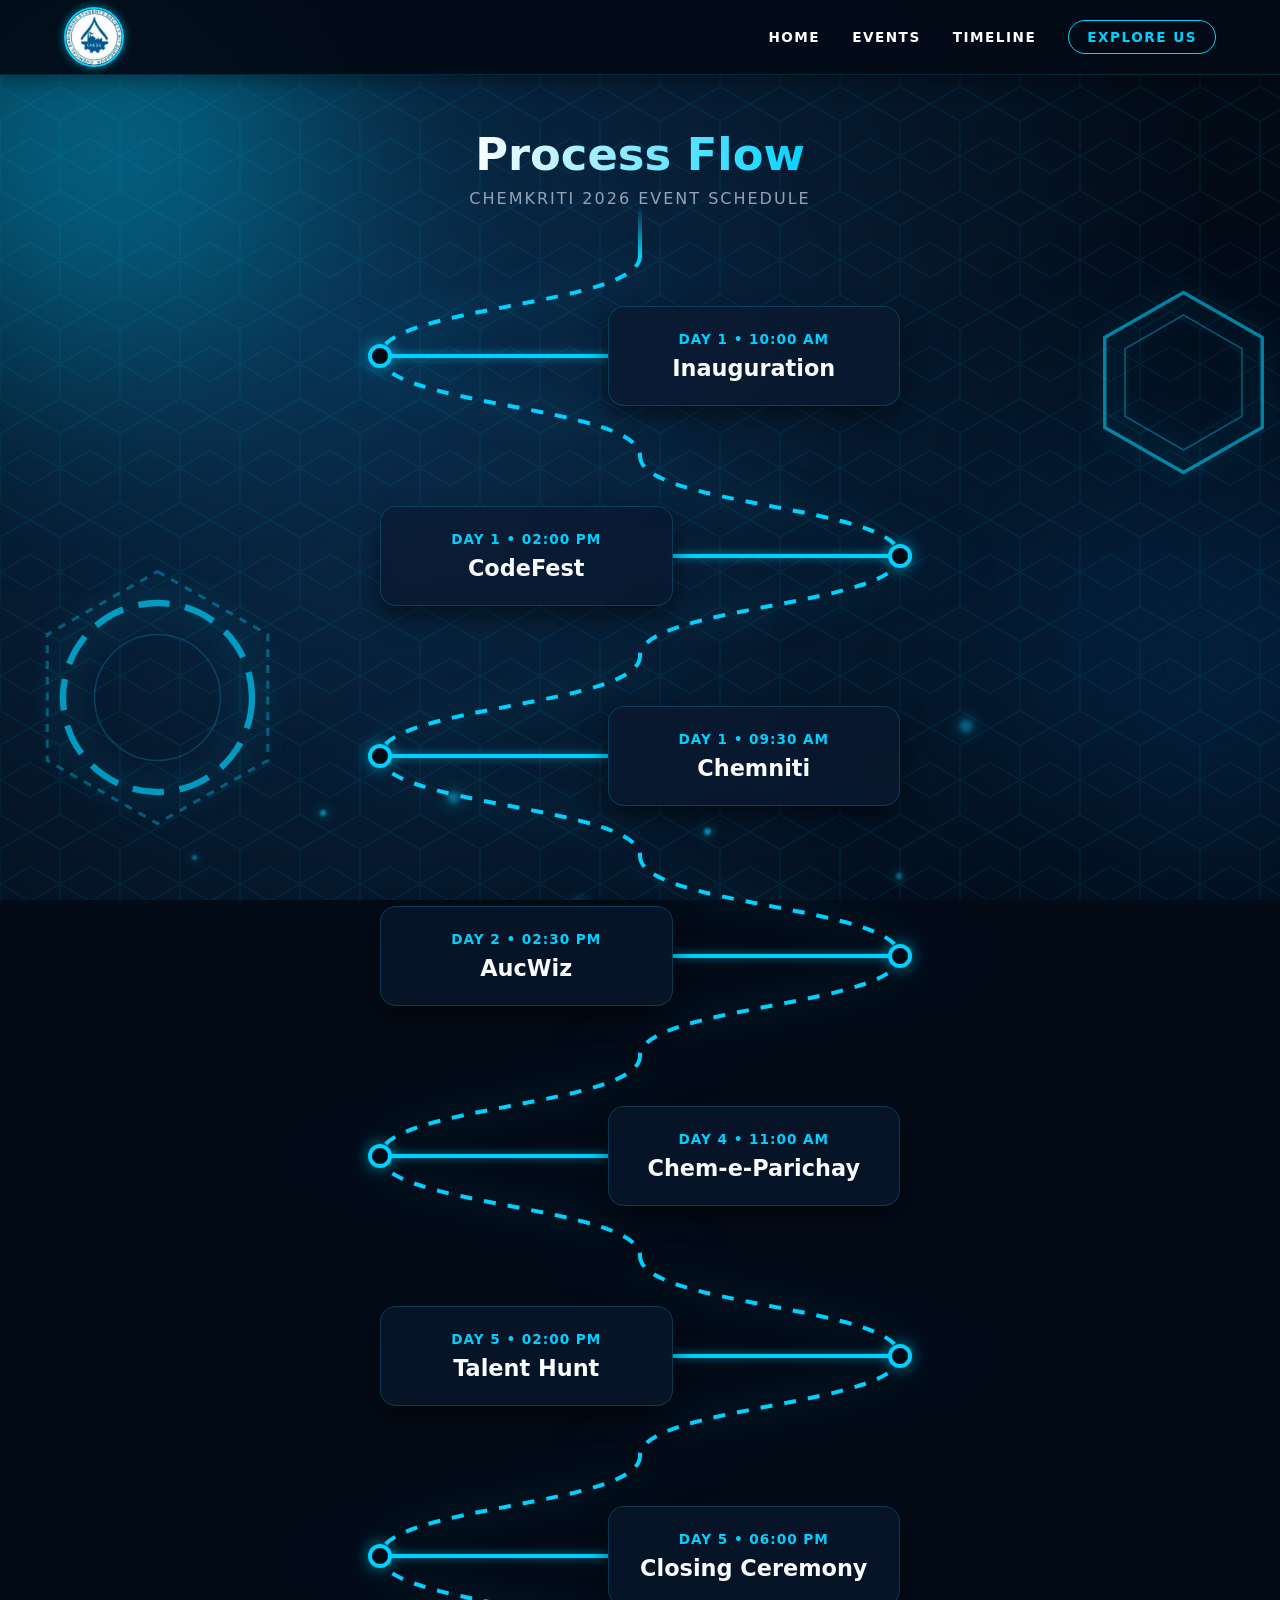
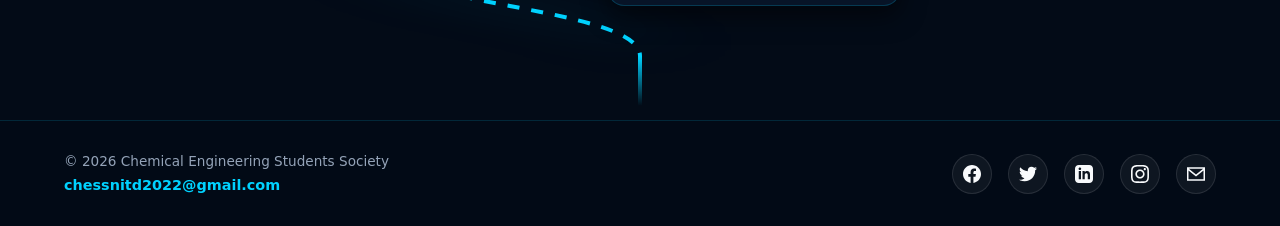
<file: timeline.html>
<!DOCTYPE html>
<html lang="en">
<head>
    <meta charset="UTF-8">
    <meta name="viewport" content="width=device-width, initial-scale=1.0, maximum-scale=1.0, user-scalable=no">
    <meta name="theme-color" content="#030b17"> 
    <title>Process Timeline | Chemkriti 2026</title>
    <link rel="stylesheet" href="ckstyle.css">
</head>
<body>

    <div class="cyber-chem-bg">
        <div class="ambient-glow glow-1"></div><div class="ambient-glow glow-2"></div>
        <div class="hex-grid-overlay"></div>
        
        <svg class="tech-shape tech-ring" viewBox="0 0 200 200"><polygon points="100,20 170,60 170,140 100,180 30,140 30,60" fill="none" stroke="currentColor" stroke-width="2" stroke-dasharray="5 5" opacity="0.5"/><circle cx="100" cy="100" r="60" fill="none" stroke="currentColor" stroke-width="4" stroke-dasharray="20 10"/><circle cx="100" cy="100" r="40" fill="none" stroke="currentColor" stroke-width="1" opacity="0.3"/></svg>
        <svg class="tech-shape tech-hex" viewBox="0 0 200 200"><polygon points="100,20 170,60 170,140 100,180 30,140 30,60" fill="none" stroke="currentColor" stroke-width="3"/><polygon points="100,40 152,70 152,130 100,160 48,130 48,70" fill="none" stroke="currentColor" stroke-width="1.5" opacity="0.6"/></svg>
        <div class="particle p-1"></div><div class="particle p-2"></div><div class="particle p-3"></div>
        <div class="particle p-4"></div><div class="particle p-5"></div><div class="particle p-6"></div>
        <div class="particle p-7"></div><div class="particle p-8"></div>
    </div>

    <nav class="top-nav">
        <div class="nav-logo"><img src="logo.png" alt="Logo"></div>
        <div class="menu-toggle" id="mobile-menu">
            <svg viewBox="0 0 24 24" width="32" height="32" fill="currentColor">
                <path d="M4 6h16M4 12h16M4 18h16" stroke="currentColor" stroke-width="2" stroke-linecap="round"/>
            </svg>
        </div>
        <div class="nav-links" id="nav-links">
            <a href="index.html">HOME</a>
            <a href="chemkriti.html">EVENTS</a>
            <a href="timeline.html">TIMELINE</a>
            <a href="https://yourwebsite.com" target="_blank" class="explore-link">EXPLORE US</a>
        </div>
    </nav>

    <main class="timeline-main">
        <header class="timeline-header">
            <h1>Process Flow</h1>
            <p class="subtitle">Chemkriti 2026 Event Schedule</p>
        </header>

        <div class="winding-container">
            
            <div class="timeline-row row-left">
                <svg class="curve-bg" preserveAspectRatio="none" viewBox="0 0 100 100" xmlns="http://www.w3.org/2000/svg"><path d="M 50 0 C 50 25, 10 25, 10 50 C 10 75, 50 75, 50 100" /></svg>
                <div class="t-node"></div><div class="t-connector"></div>
                <div class="t-card">
                    <span class="t-date">Day 1 &bull; 10:00 AM</span>
                    <h3>Inauguration</h3>
                </div>
            </div>

            <div class="timeline-row row-right">
                <svg class="curve-bg" preserveAspectRatio="none" viewBox="0 0 100 100" xmlns="http://www.w3.org/2000/svg"><path d="M 50 0 C 50 25, 90 25, 90 50 C 90 75, 50 75, 50 100" /></svg>
                <div class="t-node"></div><div class="t-connector"></div>
                <div class="t-card">
                    <span class="t-date">Day 1 &bull; 02:00 PM</span>
                    <h3>CodeFest</h3>
                </div>
            </div>

            <div class="timeline-row row-left">
                <svg class="curve-bg" preserveAspectRatio="none" viewBox="0 0 100 100" xmlns="http://www.w3.org/2000/svg"><path d="M 50 0 C 50 25, 10 25, 10 50 C 10 75, 50 75, 50 100" /></svg>
                <div class="t-node"></div><div class="t-connector"></div>
                <div class="t-card">
                    <span class="t-date">Day 1 &bull; 09:30 AM</span>
                    <h3>Chemniti</h3>
                </div>
            </div>

            <div class="timeline-row row-right">
                <svg class="curve-bg" preserveAspectRatio="none" viewBox="0 0 100 100" xmlns="http://www.w3.org/2000/svg"><path d="M 50 0 C 50 25, 90 25, 90 50 C 90 75, 50 75, 50 100" /></svg>
                <div class="t-node"></div><div class="t-connector"></div>
                <div class="t-card">
                    <span class="t-date">Day 2 &bull; 02:30 PM</span>
                    <h3>AucWiz</h3>
                </div>
            </div>

            <div class="timeline-row row-left">
                <svg class="curve-bg" preserveAspectRatio="none" viewBox="0 0 100 100" xmlns="http://www.w3.org/2000/svg"><path d="M 50 0 C 50 25, 10 25, 10 50 C 10 75, 50 75, 50 100" /></svg>
                <div class="t-node"></div><div class="t-connector"></div>
                <div class="t-card">
                    <span class="t-date">Day 4 &bull; 11:00 AM</span>
                    <h3>Chem-e-Parichay</h3>
                </div>
            </div>
            <div class="timeline-row row-right">
                <svg class="curve-bg" preserveAspectRatio="none" viewBox="0 0 100 100" xmlns="http://www.w3.org/2000/svg"><path d="M 50 0 C 50 25, 90 25, 90 50 C 90 75, 50 75, 50 100" /></svg>
                <div class="t-node"></div><div class="t-connector"></div>
                <div class="t-card">
                    <span class="t-date">Day 5 &bull; 02:00 PM</span>
                    <h3>Talent Hunt</h3>
                </div>
            </div>
            <div class="timeline-row row-left">
                <svg class="curve-bg" preserveAspectRatio="none" viewBox="0 0 100 100" xmlns="http://www.w3.org/2000/svg"><path d="M 50 0 C 50 25, 10 25, 10 50 C 10 75, 50 75, 50 100" /></svg>
                <div class="t-node"></div><div class="t-connector"></div>
                <div class="t-card">
                    <span class="t-date">Day 5 &bull; 06:00 pM</span>
                    <h3>Closing Ceremony</h3>
                </div>
            </div>      

        </div>
    </main>

    <footer class="main-footer">
        <div class="footer-left">
            <p>&copy; 2026 Chemical Engineering Students Society</p>
            <a href="mailto:	chessnitd2022@gmail.com" class="footer-email">	chessnitd2022@gmail.com</a>
        </div>
        <div class="footer-socials">
            <a href="https://www.facebook.com/Chessnitd?mibextid=rS40aB7S9Ucbxw6v" target="_blank" class="social-icon" aria-label="Facebook"><svg viewBox="0 0 24 24"><path d="M24 12.073c0-6.627-5.373-12-12-12s-12 5.373-12 12c0 5.99 4.388 10.954 10.125 11.854v-8.385H7.078v-3.47h3.047V9.43c0-3.007 1.792-4.669 4.533-4.669 1.312 0 2.686.235 2.686.235v2.953H15.83c-1.491 0-1.956.925-1.956 1.874v2.25h3.328l-.532 3.47h-2.796v8.385C19.612 23.027 24 18.062 24 12.073z"/></svg></a>
            <a href="https://x.com/ChESS_Nitdgp" target="_blank" class="social-icon" aria-label="Twitter"><svg viewBox="0 0 24 24"><path d="M24 4.557c-.883.392-1.832.656-2.828.775 1.017-.609 1.798-1.574 2.165-2.724-.951.564-2.005.974-3.127 1.195-.897-.957-2.178-1.555-3.594-1.555-3.179 0-5.515 2.966-4.797 6.045-4.091-.205-7.719-2.165-10.148-5.144-1.29 2.213-.669 5.108 1.523 6.574-.806-.026-1.566-.247-2.229-.616-.054 2.281 1.581 4.415 3.949 4.89-.693.188-1.452.232-2.224.084.626 1.956 2.444 3.379 4.6 3.419-2.07 1.623-4.678 2.348-7.29 2.04 2.179 1.397 4.768 2.212 7.548 2.212 9.142 0 14.307-7.721 13.995-14.646.962-.695 1.797-1.562 2.457-2.549z"/></svg></a>
            <a href="https://www.linkedin.com/company/chemical-engineering-students-society-nit-durgapur/" target="_blank" class="social-icon" aria-label="LinkedIn"><svg viewBox="0 0 24 24"><path d="M19 0h-14c-2.761 0-5 2.239-5 5v14c0 2.761 2.239 5 5 5h14c2.762 0 5-2.239 5-5v-14c0-2.761-2.238-5-5-5zm-11 19h-3v-11h3v11zm-1.5-12.268c-.966 0-1.75-.79-1.75-1.764s.784-1.764 1.75-1.764 1.75.79 1.75 1.764-.783 1.764-1.75 1.764zm13.5 12.268h-3v-5.604c0-3.368-4-3.113-4 0v5.604h-3v-11h3v1.765c1.396-2.586 7-2.777 7 2.476v6.759z"/></svg></a>
            <a href="https://www.instagram.com/chess_nit_dgp?igsh=eG1neDJpNjVkZTR1/" target="_blank" class="social-icon" aria-label="Instagram"><svg viewBox="0 0 24 24"><path d="M12 2.163c3.204 0 3.584.012 4.85.07 3.252.148 4.771 1.691 4.919 4.919.058 1.265.069 1.645.069 4.849 0 3.205-.012 3.584-.069 4.849-.149 3.225-1.664 4.771-4.919 4.919-1.266.058-1.644.07-4.85.07-3.204 0-3.584-.012-4.849-.07-3.26-.149-4.771-1.699-4.919-4.92-.058-1.265-.07-1.644-.07-4.849 0-3.204.013-3.583.07-4.849.149-3.227 1.664-4.771 4.919-4.919 1.266-.057 1.645-.069 4.849-.069zm0-2.163c-3.259 0-3.667.014-4.947.072-4.358.2-6.78 2.618-6.98 6.98-.059 1.281-.073 1.689-.073 4.948 0 3.259.014 3.668.072 4.948.2 4.358 2.618 6.78 6.98 6.98 1.281.058 1.689.072 4.948.072 3.259 0 3.668-.014 4.948-.072 4.354-.2 6.782-2.618 6.979-6.98.059-1.28.073-1.689.073-4.948 0-3.259-.014-3.667-.072-4.947-.196-4.354-2.617-6.78-6.979-6.98-1.281-.059-1.69-.073-4.949-.073zm0 5.838c-3.403 0-6.162 2.759-6.162 6.162s2.759 6.163 6.162 6.163 6.162-2.759 6.162-6.163c0-3.403-2.759-6.162-6.162-6.162zm0 10.162c-2.209 0-4-1.79-4-4 0-2.209 1.791-4 4-4s4 1.791 4 4c0 2.21-1.791 4-4 4zm6.406-11.845c-.796 0-1.441.645-1.441 1.44s.645 1.44 1.441 1.44c.795 0 1.439-.645 1.439-1.44s-.644-1.44-1.439-1.44z"/></svg></a>
            <a href="mailto:chessnitd2022@gmail.com" target="_blank" class="social-icon" aria-label="Email"><svg viewBox="0 0 24 24"><path d="M0 3v18h24v-18h-24zm21.518 2l-9.518 7.713-9.518-7.713h19.036zm-19.518 14v-11.817l10 8.104 10-8.104v11.817h-20z"/></svg></a>
        </div>
    </footer>

    <script>
        const mobileMenu = document.getElementById('mobile-menu');
        const navLinks = document.getElementById('nav-links');
        mobileMenu.addEventListener('click', () => { navLinks.classList.toggle('active'); });
    </script>
</body>
</html>
</file>
<file: ckstyle.css>
/* ========================================================
   1. VARIABLES & RESET
   ======================================================== */
:root {
    --bg-dark: #030b17; /* Deepest navy cyber-chem theme */
    --nav-bg: rgba(3, 11, 23, 0.95);
    --card-bg: rgba(10, 25, 47, 0.7); 
    --accent: #00d2ff; /* Signature glowing cyan */
    --accent-glow: rgba(0, 210, 255, 0.6);
    --text-main: #f8fafc;
    --text-muted: #94a3b8; 
}

* {
    margin: 0; padding: 0; box-sizing: border-box;
    font-family: 'Segoe UI', system-ui, -apple-system, sans-serif;
    -webkit-tap-highlight-color: transparent; 
}

body {
    background-color: var(--bg-dark); color: var(--text-main);
    min-height: 100vh; overflow-x: hidden; position: relative;
    display: flex; flex-direction: column;
}

/* ========================================================
   2. CYBER-CHEM BACKGROUND (Zero-Lag Optimized)
   ======================================================== */
.cyber-chem-bg {
    position: fixed; inset: 0; z-index: 0; overflow: hidden;
    background: radial-gradient(circle at 30% 40%, #0a2d4d 0%, #030b17 80%);
    pointer-events: none; width: 100vw; height: 100vh;
}


.hex-grid-overlay {
    position: absolute; inset: 0; opacity: 0.08;
    background-image: url("data:image/svg+xml,%3Csvg width='60' height='104' viewBox='0 0 60 104' xmlns='http://www.w3.org/2000/svg'%3E%3Cpath d='M30 0l30 17.32v34.64L30 69.28 0 51.96V17.32zm0 103.92l30-17.32V51.96L30 34.64 0 51.96v34.64z' fill='none' stroke='%2300d2ff' stroke-width='1.5'/%3E%3C/svg%3E");
    animation: slowPan 60s linear infinite;
    will-change: transform;
}

.ambient-glow { position: absolute; border-radius: 50%; filter: blur(120px); opacity: 0.4; animation: floatCinematic 20s infinite alternate ease-in-out; will-change: transform; }
.glow-1 { width: 50vmin; height: 50vmin; background: #00d2ff; top: -10vh; left: -10vw; }
.glow-2 { width: 45vmin; height: 45vmin; background: #074b85; bottom: 5vh; right: -10vw; animation-delay: -5s; }

.tech-shape { position: absolute; color: var(--accent); filter: drop-shadow(0 0 15px var(--accent-glow)); will-change: transform; }
.tech-ring { width: max(250px, 35vmin); height: max(250px, 35vmin); bottom: 5%; left: -10%; opacity: 0.7; animation: rotateSlow 45s linear infinite; }
.tech-hex { width: max(180px, 25vmin); height: max(180px, 25vmin); top: 30%; right: -5%; opacity: 0.6; animation: floatCinematic 15s infinite alternate ease-in-out; }

.particle { position: absolute; border-radius: 50%; background: var(--accent); box-shadow: 0 0 10px var(--accent-glow), 0 0 20px var(--accent); opacity: 0.6; will-change: transform, opacity; }
.p-1 { width: 6px; height: 6px; top: 90%; left: 25%; animation: floatUp 15s infinite linear; filter: blur(1px); }
.p-2 { width: 12px; height: 12px; top: 80%; left: 75%; animation: floatUp 25s infinite linear; filter: blur(2px); opacity: 0.4; }
.p-3 { width: 9px; height: 9px; top: 100%; left: 45%; animation: floatUp 12s infinite linear; }
.p-4 { width: 5px; height: 5px; top: 95%; left: 15%; animation: floatUp 18s infinite linear; filter: blur(1px); opacity: 0.5; }
.p-5 { width: 8px; height: 8px; top: 85%; left: 60%; animation: floatUp 20s infinite linear; filter: blur(1.5px); opacity: 0.55; }
.p-6 { width: 7px; height: 7px; top: 92%; left: 55%; animation: floatUp 22s infinite linear; filter: blur(1px); opacity: 0.65; }
.p-7 { width: 11px; height: 11px; top: 88%; left: 35%; animation: floatUp 16s infinite linear; filter: blur(2px); opacity: 0.45; }
.p-8 { width: 6px; height: 6px; top: 97%; left: 70%; animation: floatUp 28s infinite linear; filter: blur(1.5px); opacity: 0.5; }

@keyframes slowPan { 0% { transform: translate3d(0, 0, 0); } 100% { transform: translate3d(0, -104px, 0); } }
@keyframes floatCinematic { 0% { transform: translate3d(0, 0, 0); } 100% { transform: translate3d(20px, 30px, 0); } }
@keyframes rotateSlow { 0% { transform: translate3d(0, 0, 0) rotate(0deg); } 100% { transform: translate3d(0, 0, 0) rotate(360deg); } }
@keyframes floatUp { 0% { transform: translate3d(0, 0, 0) scale(0.8); opacity: 0; } 20% { opacity: 0.8; } 80% { opacity: 0.8; } 100% { transform: translate3d(0, -100vh, 0) scale(1.2); opacity: 0; } }

/* ========================================================
   3. SHARED NAVBAR & FOOTER
   ======================================================== */
.top-nav {
    position: fixed; top: 0; left: 0; width: 100%; height: 75px;
    background-color: var(--nav-bg); backdrop-filter: blur(15px); -webkit-backdrop-filter: blur(15px);
    display: flex; justify-content: space-between; align-items: center;
    padding: 0 5%; z-index: 1000; box-shadow: 0 4px 20px rgba(0, 0, 0, 0.4);
    border-bottom: 1px solid rgba(0, 210, 255, 0.15); animation: fadeInDown 0.8s ease forwards;
}
.nav-logo { height: 60px; width: 60px; border-radius: 50%; overflow: hidden; border: 2px solid var(--accent); box-shadow: 0 0 10px var(--accent-glow); flex-shrink: 0;}
.nav-logo img { width: 100%; height: 100%; object-fit: cover; }
.nav-links { display: flex; gap: 2rem; align-items: center; }
.nav-links a { color: #ffffff; text-decoration: none; font-weight: 600; font-size: 0.85rem; letter-spacing: 1.5px; text-transform: uppercase; transition: color 0.3s ease, text-shadow 0.3s ease; }
.nav-links a:hover { color: var(--accent); text-shadow: 0 0 10px var(--accent-glow); }
.nav-links a.explore-link { color: var(--accent); border: 1px solid var(--accent); padding: 8px 18px; border-radius: 20px; transition: all 0.3s ease; }
.nav-links a.explore-link:hover { background-color: var(--accent); color: var(--bg-dark); box-shadow: 0 0 15px var(--accent-glow); }
.menu-toggle { display: none; color: var(--accent); cursor: pointer; }

.main-footer {
    width: 100%; margin-top: auto; padding: 2rem 5%;
    display: flex; justify-content: space-between; align-items: center;
    border-top: 1px solid rgba(0, 210, 255, 0.15); flex-wrap: wrap; gap: 1.5rem;
    background-color: var(--nav-bg); backdrop-filter: blur(10px); z-index: 50; position: relative;
}
.footer-left p { color: var(--text-muted); font-size: 0.85rem; margin-bottom: 0.4rem; }
.footer-email { color: var(--accent); text-decoration: none; font-size: 0.9rem; font-weight: 600; transition: text-shadow 0.3s ease; }
.footer-email:hover { text-shadow: 0 0 8px var(--accent-glow); }
.footer-socials { display: flex; gap: 1rem; flex-wrap: wrap; justify-content: center; }
.social-icon { width: 40px; height: 40px; display: flex; align-items: center; justify-content: center; border-radius: 50%; background: rgba(255, 255, 255, 0.05); border: 1px solid rgba(255, 255, 255, 0.1); color: var(--text-main); transition: all 0.3s ease; }
.social-icon svg { width: 18px; height: 18px; fill: currentColor; transition: transform 0.3s ease; }
.social-icon:hover { color: var(--bg-dark); background: var(--accent); border-color: var(--accent); transform: translate3d(0, -3px, 0); box-shadow: 0 5px 15px var(--accent-glow); }

/* ========================================================
   4. HOME PAGE SPECIFIC (`index.html`)
   ======================================================== */
.splash-main { position: relative; z-index: 10; width: 100%; max-width: 600px; margin: auto; padding: 8rem 1.5rem 3rem 1.5rem; display: flex; flex-direction: column; align-items: center; animation: fadeInUp 1s ease forwards; }
.poster-wrapper { position: relative; width: 100%; max-width: 340px; aspect-ratio: 1 / 1; border-radius: 20px; overflow: hidden; border: 1px solid rgba(0, 210, 255, 0.4); box-shadow: 0 20px 50px rgba(0, 0, 0, 0.8), 0 0 30px var(--accent-glow); margin-bottom: 2.5rem; animation: floatUpDown 8s ease-in-out infinite; }
.main-poster { width: 100%; height: 100%; object-fit: cover; }

.slider-container { width: 100%; max-width: 400px; height: 60px; background: var(--card-bg); border: 1px solid rgba(0, 210, 255, 0.3); border-radius: 30px; position: relative; overflow: hidden; box-shadow: inset 0 5px 15px rgba(0,0,0,0.5); touch-action: none; margin-bottom: 2.5rem; backdrop-filter: blur(10px); }
.slider-fluid { position: absolute; top: 0; left: 0; height: 100%; width: 0%; background: linear-gradient(90deg, rgba(0,210,255,0.2), rgba(0,210,255,0.8)); border-radius: 30px 0 0 30px; pointer-events: none; }
.slider-thumb { position: absolute; top: 4px; left: 4px; width: 50px; height: 50px; background: var(--bg-dark); border: 2px solid var(--accent); border-radius: 50%; display: flex; align-items: center; justify-content: center; cursor: grab; box-shadow: 0 0 15px var(--accent-glow); z-index: 2; transition: transform 0.1s; }
.slider-thumb:active { transform: scale(0.95); }
.slider-thumb::after { content: '>>'; color: var(--accent); font-weight: 900; font-size: 1.2rem; letter-spacing: -1px; animation: pulseArrow 1.5s infinite alternate; }
.slider-text { position: absolute; top: 50%; left: 0; width: 100%; text-align: center; padding-left: 50px; padding-right: 15px; transform: translateY(-50%); color: var(--text-main); font-weight: 600; font-size: 0.95rem; text-transform: uppercase; letter-spacing: 2px; pointer-events: none; z-index: 1; white-space: nowrap;}

.welcome-text { text-align: center; margin-bottom: 2rem; }
.welcome-text h1 { font-size: clamp(1.8rem, 6vw, 2.5rem); font-weight: 800; margin-bottom: 0.5rem; background: linear-gradient(to right, #ffffff, var(--accent)); -webkit-background-clip: text; -webkit-text-fill-color: transparent; }
.welcome-text p { color: var(--text-main); font-size: clamp(0.9rem, 4vw, 1rem); line-height: 1.6; max-width: 420px; margin: 0 auto; }
.cheme-highlight { color: var(--accent); font-weight: 600; }
.reactor-fill { position: fixed; bottom: 0; left: 0; width: 100%; height: 0vh; background: var(--accent); z-index: 9999; transition: height 0.8s cubic-bezier(0.25, 1, 0.5, 1); pointer-events: none; }
.reactor-fill.active { height: 100vh; }

/* NEW HOME PAGE ADDITIONS (Countdown & Stats) */
.home-extras { width: 100%; display: flex; flex-direction: column; gap: 1.5rem; align-items: center; }
.countdown { display: flex; gap: 1rem; justify-content: center; }
.cd-box { background: var(--card-bg); backdrop-filter: blur(10px); border: 1px solid rgba(0,210,255,0.3); border-radius: 12px; padding: 10px; width: 75px; text-align: center; box-shadow: 0 5px 15px rgba(0,0,0,0.3); }
.cd-num { font-size: 1.8rem; font-weight: 800; color: var(--accent); display: block; }
.cd-label { font-size: 0.65rem; color: var(--text-muted); text-transform: uppercase; letter-spacing: 1px; }

.stats-row { display: flex; justify-content: center; gap: 1rem; flex-wrap: wrap; margin-top: 0.5rem; }
.stat-badge { background: rgba(0, 210, 255, 0.05); border: 1px solid rgba(0, 210, 255, 0.4); border-radius: 20px; padding: 8px 16px; display: flex; align-items: center; gap: 8px; font-size: 0.85rem; font-weight: 600; color: var(--text-main); box-shadow: 0 0 10px rgba(0,210,255,0.1); }
.stat-badge svg { width: 16px; height: 16px; color: var(--accent); }

/* featured events on home page */
.featured-events { width: 100%; max-width: 700px; margin: 3rem auto 0; text-align: center; }
.featured-events h2 { font-size: clamp(1.5rem, 5vw, 2rem); font-weight: 800; background: linear-gradient(to right, #ffffff, var(--accent)); -webkit-background-clip: text; -webkit-text-fill-color: transparent; margin-bottom: 1.5rem; }
/* featured events on home page */
.featured-events { width: 100%; max-width: 700px; margin: 3rem auto 0; text-align: center; }
.featured-events h2 { font-size: clamp(1.5rem, 5vw, 2rem); font-weight: 800; background: linear-gradient(to right, #ffffff, var(--accent)); -webkit-background-clip: text; -webkit-text-fill-color: transparent; margin-bottom: 1.5rem; }
.feat-grid { display: flex; gap: 1rem; justify-content: center; flex-wrap: wrap; }
.feat-card { background: var(--card-bg); backdrop-filter: blur(12px); border-radius: 14px; border: 1px solid rgba(255,255,255,0.05); width: 180px; overflow: hidden; transition: transform 0.3s ease, box-shadow 0.3s ease; cursor: pointer; }
.feat-card:hover { transform: translateY(-4px); box-shadow: 0 10px 20px rgba(0,0,0,0.5), 0 0 10px var(--accent-glow); }
.poster-area-sm { width: 100%; aspect-ratio: 1/1; background: var(--bg-dark); display: flex; align-items: center; justify-content: center; }
.poster-area-sm img { width: 100%; height: 100%; object-fit: contain; }
.feat-content { padding: 0.8rem; color: #fff; font-weight: 700; }
.primary-btn { display: inline-block; margin-top: 2rem; padding: 12px 28px; background: var(--accent); color: var(--bg-dark); border-radius: 24px; font-weight: 700; text-decoration: none; transition: transform 0.2s ease; }
.primary-btn:hover { transform: translateY(-2px); box-shadow: 0 0 15px var(--accent-glow); }

/* static poster stack (Ravana heads style) */
.poster-carousel {
    position: relative;
    width: 100%;
    max-width: 340px;
    aspect-ratio: 1/1;
    overflow: visible !important; /* Force allow parts to stick out */
    border: none; /* Hide parent container borders */
    box-shadow: none; /* Hide parent container shadow */
    background: transparent; 
}

.poster-carousel .slide {
    position: absolute;
    top: 0; left: 50%;
    width: 100%;           /* Ensure images fill the carousel constraints */
    height: 100%;          /* Ensure images fill the carousel constraints */
    object-fit: cover;     /* Keep the aspect ratio clean */
    border-radius: 20px;   /* Round the corners of the individual posters */
    transform-origin: center center;
    box-shadow: 0 10px 25px rgba(0, 0, 0, 0.8); /* Give each head its own shadow */
    transition: transform 0.4s ease, opacity 0.4s ease;
}

.poster-carousel .slide.pos-1 { left: 50%; transform: translateX(-50%) scale(1); z-index:5; border: 2px solid var(--accent); opacity:1; }
.poster-carousel .slide.pos-2 { left: calc(50% - 75px); transform: translateX(-50%) scale(0.85); z-index:4; border: 2px solid var(--accent); opacity:0.8; }
.poster-carousel .slide.pos-3 { left: calc(50% + 75px); transform: translateX(-50%) scale(0.85); z-index:4; border: 2px solid var(--accent); opacity:0.8; }
.poster-carousel .slide.pos-4 { left: calc(50% - 140px); transform: translateX(-50%) scale(0.7); z-index:3; border: 2px solid var(--accent); opacity:0.6; }
.poster-carousel .slide.pos-5 { left: calc(50% + 140px); transform: translateX(-50%) scale(0.7); z-index:3; border: 2px solid var(--accent); opacity:0.6; }.feat-card:hover { transform: translateY(-4px); box-shadow: 0 10px 20px rgba(0,0,0,0.5), 0 0 10px var(--accent-glow); }
.poster-area-sm { width: 100%; aspect-ratio: 1/1; background: var(--bg-dark); display: flex; align-items: center; justify-content: center; }
.poster-area-sm img { width: 100%; height: 100%; object-fit: contain; }
.feat-content { padding: 0.8rem; color: #fff; font-weight: 700; }
.primary-btn { display: inline-block; margin-top: 2rem; padding: 12px 28px; background: var(--accent); color: var(--bg-dark); border-radius: 24px; font-weight: 700; text-decoration: none; transition: transform 0.2s ease; }
.primary-btn:hover { transform: translateY(-2px); box-shadow: 0 0 15px var(--accent-glow); }


/* ========================================================
   5. EVENTS PAGE SPECIFIC (`chemkriti.html`)
   ======================================================== */
.links-main { position: relative; z-index: 10; width: 100%; max-width: 700px; margin: 0 auto; padding: 8rem 1.2rem 4rem 1.2rem; display: flex; flex-direction: column; align-items: center; flex-grow: 1; }
header.links-header { text-align: center; margin-bottom: 3rem; width: 100%; animation: fadeInDown 1s ease forwards; }
.profile-slideshow { width: 130px; height: 130px; margin: 0 auto 1.2rem auto; border-radius: 50%; border: 2px solid var(--accent); box-shadow: 0 0 20px var(--accent-glow); overflow: hidden; position: relative; background: var(--bg-dark); }
.profile-slideshow img { width: 100%; height: 100%; object-fit: cover; transition: opacity 0.5s ease-in-out; }
.links-header h1 { font-size: clamp(2rem, 8vw, 2.8rem); font-weight: 800; margin-bottom: 0.3rem; background: linear-gradient(to right, #ffffff, var(--accent)); -webkit-background-clip: text; -webkit-text-fill-color: transparent; }
.links-header .subtitle { color: var(--text-muted); font-size: 0.95rem; line-height: 1.5; text-transform: uppercase; letter-spacing: 1px; }

.links-container { width: 100%; display: flex; flex-direction: column; gap: 1.5rem; }

/* REFINED HORIZONTAL EVENT CARDS (Even on Mobile!) */
.event-card { 
    background: var(--card-bg); backdrop-filter: blur(12px); -webkit-backdrop-filter: blur(12px); 
    border-radius: 16px; border: 1px solid rgba(255, 255, 255, 0.05); overflow: hidden; 
    display: flex; flex-direction: row; /* Force Row */
    height: 150px; /* Fixed compact height */
    transition: transform 0.3s ease, border-color 0.3s ease, box-shadow 0.3s ease; 
    opacity: 0; transform: translate3d(0, 30px, 0); animation: fadeInUp 0.8s ease forwards; 
}
.event-card:nth-child(1) { animation-delay: 0.1s; } .event-card:nth-child(2) { animation-delay: 0.2s; } .event-card:nth-child(3) { animation-delay: 0.3s; }
@media (hover: hover) { .event-card:hover { transform: translate3d(0, -5px, 0); border-color: rgba(0, 210, 255, 0.4); box-shadow: 0 10px 25px rgba(0, 0, 0, 0.5), 0 0 15px var(--accent-glow); } }

.poster-area { width: 25%; height: 100%; position: relative; overflow: hidden; background: var(--card-bg); border-radius: 20px 0 0 20px; flex-shrink: 0; }
.poster-area img { width: 100%; height: 100%; object-fit: contain; transition: transform 0.6s ease; }
.event-card:hover .poster-area img { transform: scale(1.05); }
.poster-overlay { position: absolute; inset: 0; background: linear-gradient(to right, rgba(3, 11, 23, 0.2), rgba(3, 11, 23, 0.95)); display: flex; align-items: flex-end; padding: 0.8rem; color: var(--accent); font-weight: 800; font-size: 0.75rem; text-transform: uppercase; letter-spacing: 2px; opacity: 0; transition: opacity 0.3s ease; }
.event-card:hover .poster-overlay { opacity: 1; }

.card-content { width: 75%; padding: 1rem; display: flex; flex-direction: column; justify-content: center; }
.card-content h2 { font-size: clamp(1.1rem, 4vw, 1.3rem); margin-bottom: 0.3rem; color: #fff; font-weight: 700; white-space: nowrap; overflow: hidden; text-overflow: ellipsis; }
.event-desc { color: var(--text-muted); font-size: 0.85rem; margin-bottom: auto; line-height: 1.4; display: -webkit-box; -webkit-line-clamp: 2; -webkit-box-orient: vertical; overflow: hidden; }
.register-btn { display: block; width: max-content; padding: 8px 20px; text-align: center; background: rgba(0, 210, 255, 0.15); color: var(--accent); border: 1px solid var(--accent); border-radius: 8px; text-decoration: none; font-weight: 700; font-size: 0.85rem; transition: all 0.2s ease; margin-top: 0.5rem; }
.register-btn:active { transform: scale(0.96); background: var(--accent); color: var(--bg-dark); }
@media (hover: hover) { .register-btn:hover { background: var(--accent); color: var(--bg-dark); box-shadow: 0 0 15px var(--accent-glow); } }

@media (min-width: 640px) {
    .event-card { height: 180px; }
    .card-content { padding: 1.5rem; }
    .event-desc { font-size: 0.95rem; -webkit-line-clamp: 3; }
    .register-btn { padding: 10px 24px; font-size: 0.95rem; }
}

/* ========================================================
   6. TIMELINE PAGE SPECIFIC (`timeline.html`) 
   ======================================================== */
.timeline-main { position: relative; z-index: 10; width: 100%; max-width: 800px; margin: 0 auto; padding: 8rem 1.2rem 4rem 1.2rem; display: flex; flex-direction: column; align-items: center; flex-grow: 1; }
.timeline-header { text-align: center; margin-bottom: 3rem; animation: fadeInDown 1s ease forwards; }
.timeline-header h1 { font-size: clamp(2rem, 6vw, 2.8rem); font-weight: 800; background: linear-gradient(to right, #ffffff, var(--accent)); -webkit-background-clip: text; -webkit-text-fill-color: transparent; }
.timeline-header .subtitle { color: var(--text-muted); font-size: 1rem; text-transform: uppercase; letter-spacing: 2px; margin-top: 0.5rem; }

.winding-container { position: relative; width: 100%; max-width: 650px; margin: 0 auto; }
.winding-container::before { content: ''; position: absolute; top: -50px; left: 50%; width: 4px; height: 50px; background: linear-gradient(to top, var(--accent), transparent); transform: translateX(-50%); }
.winding-container::after { content: ''; position: absolute; bottom: -50px; left: 50%; width: 4px; height: 50px; background: linear-gradient(to bottom, var(--accent), transparent); transform: translateX(-50%); }

.timeline-row { position: relative; width: 100%; min-height: 200px; padding: 2rem 0; margin: 0; }

.curve-bg { position: absolute; top: 0; left: 0; width: 100%; height: 100%; z-index: 1; pointer-events: none; overflow: visible; }
.curve-bg path { fill: none; stroke: var(--accent); stroke-width: 4px; vector-effect: non-scaling-stroke; filter: drop-shadow(0 0 8px var(--accent-glow)); stroke-dasharray: 12 12; animation: flowDash 1s linear infinite; }

.t-node { position: absolute; top: 50%; width: 24px; height: 24px; background: var(--bg-dark); border: 4px solid var(--accent); border-radius: 50%; transform: translate3d(-50%, -50%, 0); z-index: 3; box-shadow: 0 0 15px var(--accent-glow); transition: transform 0.3s ease, background 0.3s ease; }
.t-connector { position: absolute; top: 50%; height: 4px; background: var(--accent); z-index: 2; transform: translate3d(0, -50%, 0); box-shadow: 0 0 8px var(--accent-glow); }

.t-card {
    position: absolute; top: 50%; width: 45%; 
    background: var(--card-bg); backdrop-filter: blur(12px); -webkit-backdrop-filter: blur(12px); 
    border: 1px solid rgba(0, 210, 255, 0.2); border-radius: 16px; padding: 1.5rem; 
    box-shadow: 0 10px 25px rgba(0, 0, 0, 0.5); transition: transform 0.3s ease, border-color 0.3s ease; 
    opacity: 0; z-index: 4; text-align: center; /* CENTER ALIGNED */
    animation: fadeInUpTimeline 0.8s ease forwards;
}

/* PC TIMELINE ALIGNMENT */
.row-left .t-node { left: 10%; }
.row-left .t-connector { left: 10%; width: 35%; right: auto; }
.row-left .t-card { left: 45%; right: auto; } 

.row-right .t-node { left: 90%; }
.row-right .t-connector { right: 10%; width: 35%; left: auto; }
.row-right .t-card { right: 45%; left: auto; } 

.timeline-row:nth-child(1) .t-card { animation-delay: 0.1s; } .timeline-row:nth-child(2) .t-card { animation-delay: 0.2s; } .timeline-row:nth-child(3) .t-card { animation-delay: 0.3s; } .timeline-row:nth-child(4) .t-card { animation-delay: 0.4s; } .timeline-row:nth-child(5) .t-card { animation-delay: 0.5s; } .timeline-row:nth-child(6) .t-card { animation-delay: 0.6s; }

.t-date { display: block; color: var(--accent); font-size: 0.85rem; font-weight: 700; text-transform: uppercase; letter-spacing: 1px; margin-bottom: 0.5rem; }
.t-card h3 { color: var(--text-main); font-size: 1.4rem; font-weight: 800; margin: 0; }

@keyframes fadeInUpTimeline { from { opacity: 0; transform: translate3d(0, calc(-50% + 30px), 0); } to { opacity: 1; transform: translate3d(0, -50%, 0); } }

@media (hover: hover) { 
    .timeline-row:hover .t-card { border-color: var(--accent); box-shadow: 0 15px 30px rgba(0, 0, 0, 0.6), 0 0 20px var(--accent-glow); transform: translate3d(0, calc(-50% - 5px), 0); } 
    .timeline-row:hover .t-node { transform: translate3d(-50%, -50%, 0) scale(1.3); background: var(--accent); } 
}

/* ========================================================
   7. GLOBAL ANIMATIONS & HEAVY MOBILE RESPONSIVENESS
   ======================================================== */
@keyframes flowDash { from { stroke-dashoffset: 24; } to { stroke-dashoffset: 0; } }
@keyframes fadeInUp { from { opacity: 0; transform: translate3d(0, 30px, 0); } to { opacity: 1; transform: translate3d(0, 0, 0); } }
@keyframes fadeInDown { from { opacity: 0; transform: translate3d(0, -20px, 0); } to { opacity: 1; transform: translate3d(0, 0, 0); } }
@keyframes floatUpDown { 0%, 100% { transform: translate3d(0, 0, 0); } 50% { transform: translate3d(0, -15px, 0); } }
@keyframes pulseArrow { from { opacity: 0.3; transform: translate3d(-2px, 0, 0); } to { opacity: 1; transform: translate3d(2px, 0, 0); } }

@media (max-width: 768px) {
    /* Navbar Hamburger at the Top */
    .top-nav { padding: 0 1.2rem; }
    .menu-toggle { display: block; z-index: 1001; }
    .nav-links {
        position: absolute; top: 75px; left: 0; width: 100%;
        background-color: rgba(3, 11, 23, 0.98); backdrop-filter: blur(15px);
        flex-direction: column; gap: 0; border-bottom: 1px solid rgba(0, 210, 255, 0.2);
        box-shadow: 0 10px 25px rgba(0,0,0,0.5);
        clip-path: polygon(0 0, 100% 0, 100% 0, 0 0); transition: clip-path 0.4s ease-in-out;
    }
    .nav-links.active { clip-path: polygon(0 0, 100% 0, 100% 100%, 0 100%); }
    .nav-links a { padding: 1.2rem; width: 100%; text-align: center; font-size: 0.95rem; border-bottom: 1px solid rgba(255, 255, 255, 0.05); }
    .nav-links a.explore-link { width: auto; margin: 1.5rem auto; border: 1px solid var(--accent); border-radius: 8px; }

    .main-footer { flex-direction: column; text-align: center; justify-content: center; }
    .footer-socials { gap: 0.8rem; }

    /* SAFE PADDING FOR MAIN CONTENT */
    .splash-main, .links-main, .timeline-main { padding-top: 6.5rem; padding-bottom: 3rem; }
    .poster-wrapper { width: 85%; max-width: 300px; margin-bottom: 1.5rem; }

    /* PROPER MOBILE SLIDER FIX */
    .slider-container { width: 90%; max-width: 320px; height: 58px; margin-bottom: 1.5rem; }
    .slider-thumb { width: 48px; height: 48px; top: 4px; left: 4px; }
    .slider-text { font-size: 0.75rem; letter-spacing: 1px; padding-left: 45px; padding-right: 10px; }

    /* HOME EXTRAS Fix */
    .cd-box { width: 65px; padding: 8px; }
    .cd-num { font-size: 1.4rem; }
    .stat-badge { font-size: 0.75rem; padding: 6px 12px; }

    /* featured events mobile adjustments */
    .featured-events { margin: 2rem auto 0; }
    .feat-grid { flex-direction: column; align-items: center; }
    .feat-card { width: 85%; max-width: 300px; }
    .primary-btn { margin-top: 1.5rem; }
    /* hide highlights completely on phones */
    .featured-events { display: none; }

    /* PERFECT MOBILE SERPENTINE TIMELINE */
    .winding-container { max-width: 100%; overflow-x: hidden; }
    .timeline-row { min-height: 150px; padding: 1rem 0; }
    
    .t-card { width: 50%; padding: 1rem 0.5rem; border-radius: 12px; text-align: center; }
    .t-card h3 { font-size: 1.1rem; }
    .t-date { font-size: 0.7rem; margin-bottom: 0.3rem;}
    
    .t-node { width: 16px; height: 16px; border-width: 3px; }
    .t-connector { height: 2px; }

    /* Grid perfectly adds up to 100% width to prevent overflow/squishing */
    .row-left .t-node { left: 5%; }
    .row-left .t-connector { left: 5%; width: 40%; }
    .row-left .t-card { left: 45%; margin-right: 5%; }

    .row-right .t-node { left: 95%; }
    .row-right .t-connector { right: 5%; width: 40%; left: auto; }
    .row-right .t-card { right: 45%; margin-left: 5%; left: auto; }
    
    .curve-bg path { stroke-width: 2px; }
}
/* THE TRUE REFLECTING GLOSSY EFFECT */
.glossy-effect {
    /* Deep glass base */
    background: linear-gradient(135deg, rgba(255, 255, 255, 0.1) 0%, rgba(255, 255, 255, 0.02) 100%);
    backdrop-filter: blur(16px);
    -webkit-backdrop-filter: blur(16px);
    
    /* The Reflecting Highlight on the edges */
    border-top: 1.5px solid rgba(255, 255, 255, 0.45);
    border-left: 1.5px solid rgba(255, 255, 255, 0.2);
    border-right: 1px solid rgba(0, 210, 255, 0.2);
    border-bottom: 1px solid rgba(0, 210, 255, 0.2);
    
    /* 3D Shadows & Inner Glass Glare */
    box-shadow: 
        0 15px 35px rgba(0, 0, 0, 0.5), 
        inset 0 15px 15px rgba(255, 255, 255, 0.15), /* Top inner reflection */
        inset 0 -15px 25px rgba(0, 210, 255, 0.1);  /* Bottom cyan glow */
        
    position: relative;
    overflow: hidden;
}

/* The moving glass reflection sweep */
.glossy-effect::after {
    content: '';
    position: absolute;
    top: 0; left: -150%;
    width: 50%; height: 100%;
    background: linear-gradient(to right, rgba(255,255,255,0) 0%, rgba(255,255,255,0.15) 50%, rgba(255,255,255,0) 100%);
    transform: skewX(-25deg);
    animation: glassShine 6s infinite;
    pointer-events: none;
}

@keyframes glassShine {
    0% { left: -150%; }
    20% { left: 200%; }
    100% { left: 200%; }
}
/* Laptop adjustments */
@media (min-width: 769px) {
    .tech-ring {
        left: 0%;
    }
    
    /* bring right-side hex closer (75% of the previous offset) */
    .tech-hex {
        right: -1.25%;
    }
}/* ========================================================
   AMBIENT BACKGROUND REFLECTION SWEEP
   ======================================================== */
.cyber-chem-bg::after {
    content: '';
    position: absolute;
    top: 0; left: -150%;
    width: 60%; height: 100%;
    /* Very subtle white/cyan gradient for the light beam */
    background: linear-gradient(to right, rgba(255,255,255,0) 0%, rgba(0,210,255,0.04) 50%, rgba(255,255,255,0) 100%);
    transform: skewX(-25deg);
    animation: bgGlassShine 10s infinite;
    pointer-events: none; /* Ensures it doesn't block you from clicking anything */
    z-index: 2;
}

@keyframes bgGlassShine {
    0% { left: -150%; }
    25% { left: 200%; }  /* Sweeps across the screen */
    100% { left: 200%; } /* Pauses before sweeping again */
}
/* ========================================================
   LAPTOP / DESKTOP SPECIFIC OVERRIDES
   ======================================================== */
@media (min-width: 1024px) {
    .splash-main {
        max-width: 900px; /* Widens the entire central column */
    }
    
    .welcome-text p {
        max-width: 800px; /* Elongates the paragraph text */
        font-size: 1.1rem; /* Bumps up legibility for larger screens */
    }

  
   
    /* Spread the Ravana heads out a bit wider on laptops */
    .poster-carousel .slide.pos-2 { left: calc(50% - 240px); }
    .poster-carousel .slide.pos-3 { left: calc(50% + 240px); }
    .poster-carousel .slide.pos-4 { left: calc(50% - 480px); }
    .poster-carousel .slide.pos-5 { left: calc(50% + 480px); }
}
</file>
